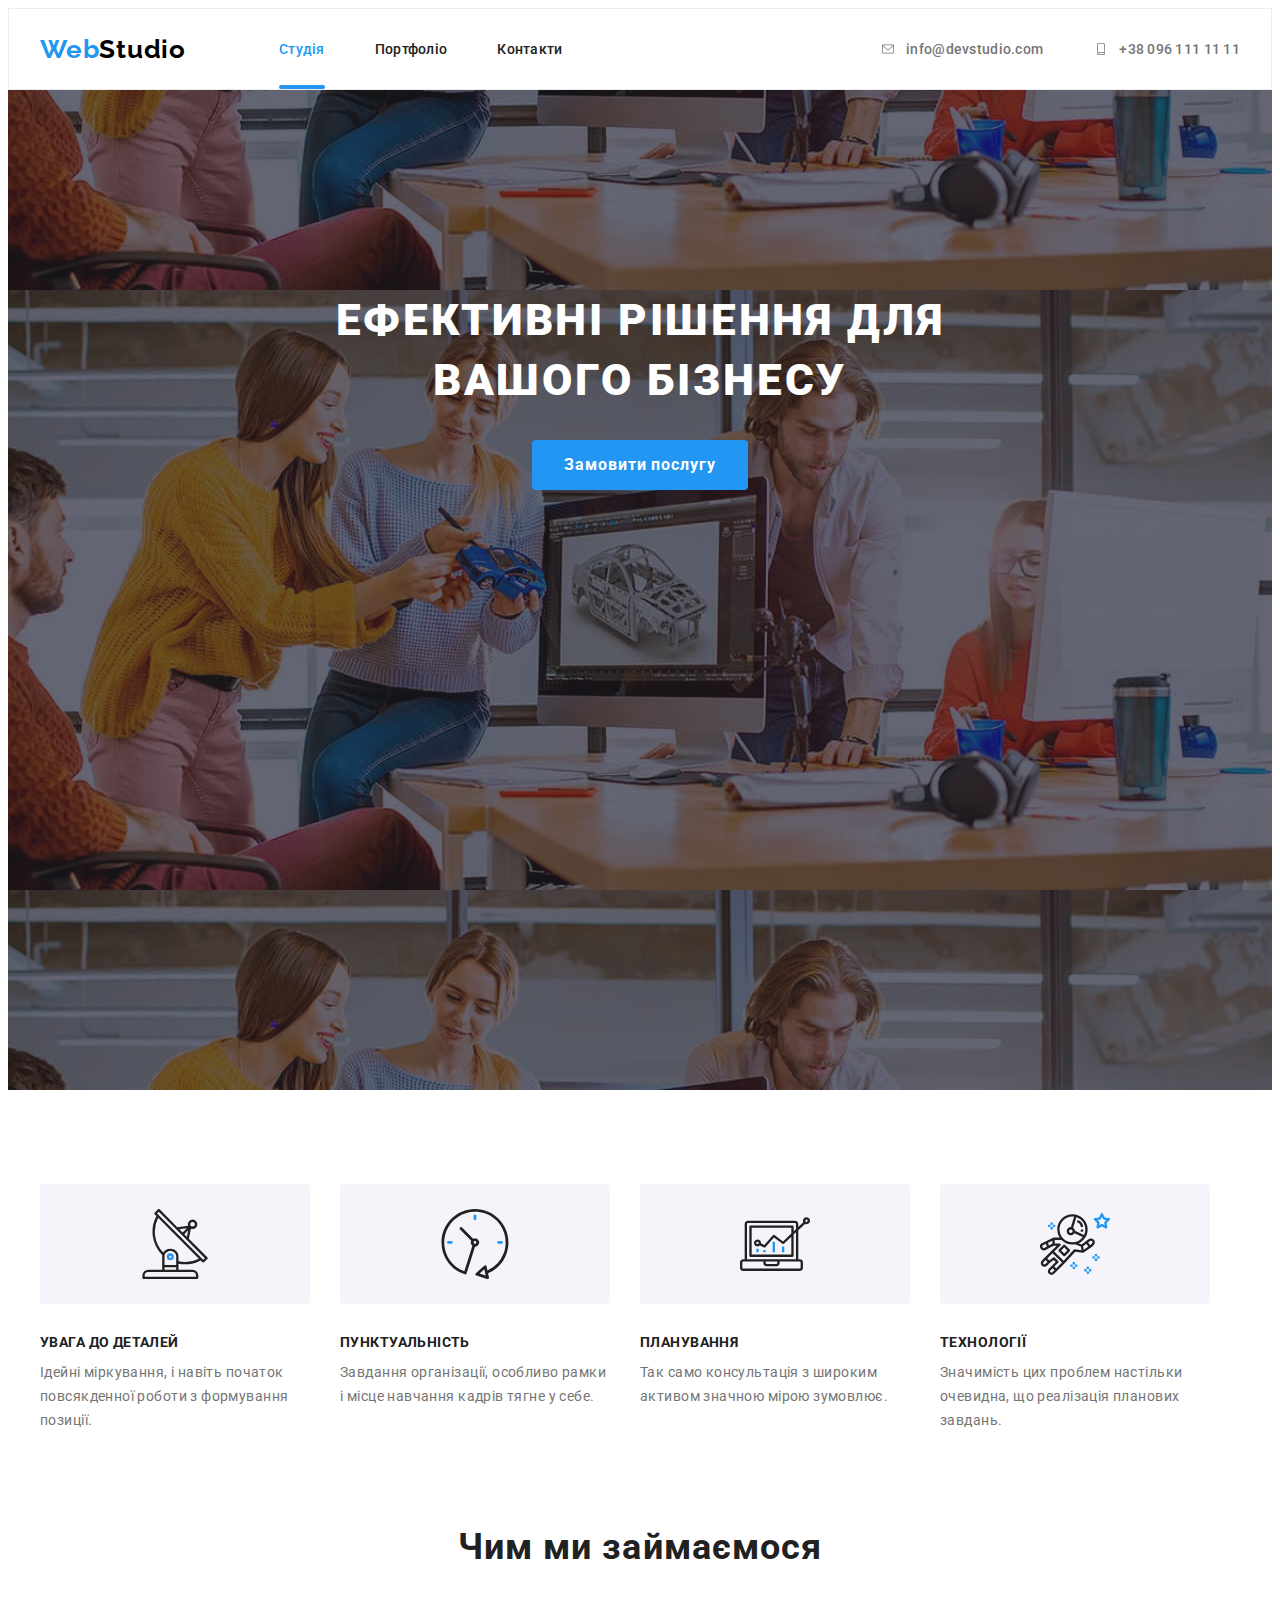
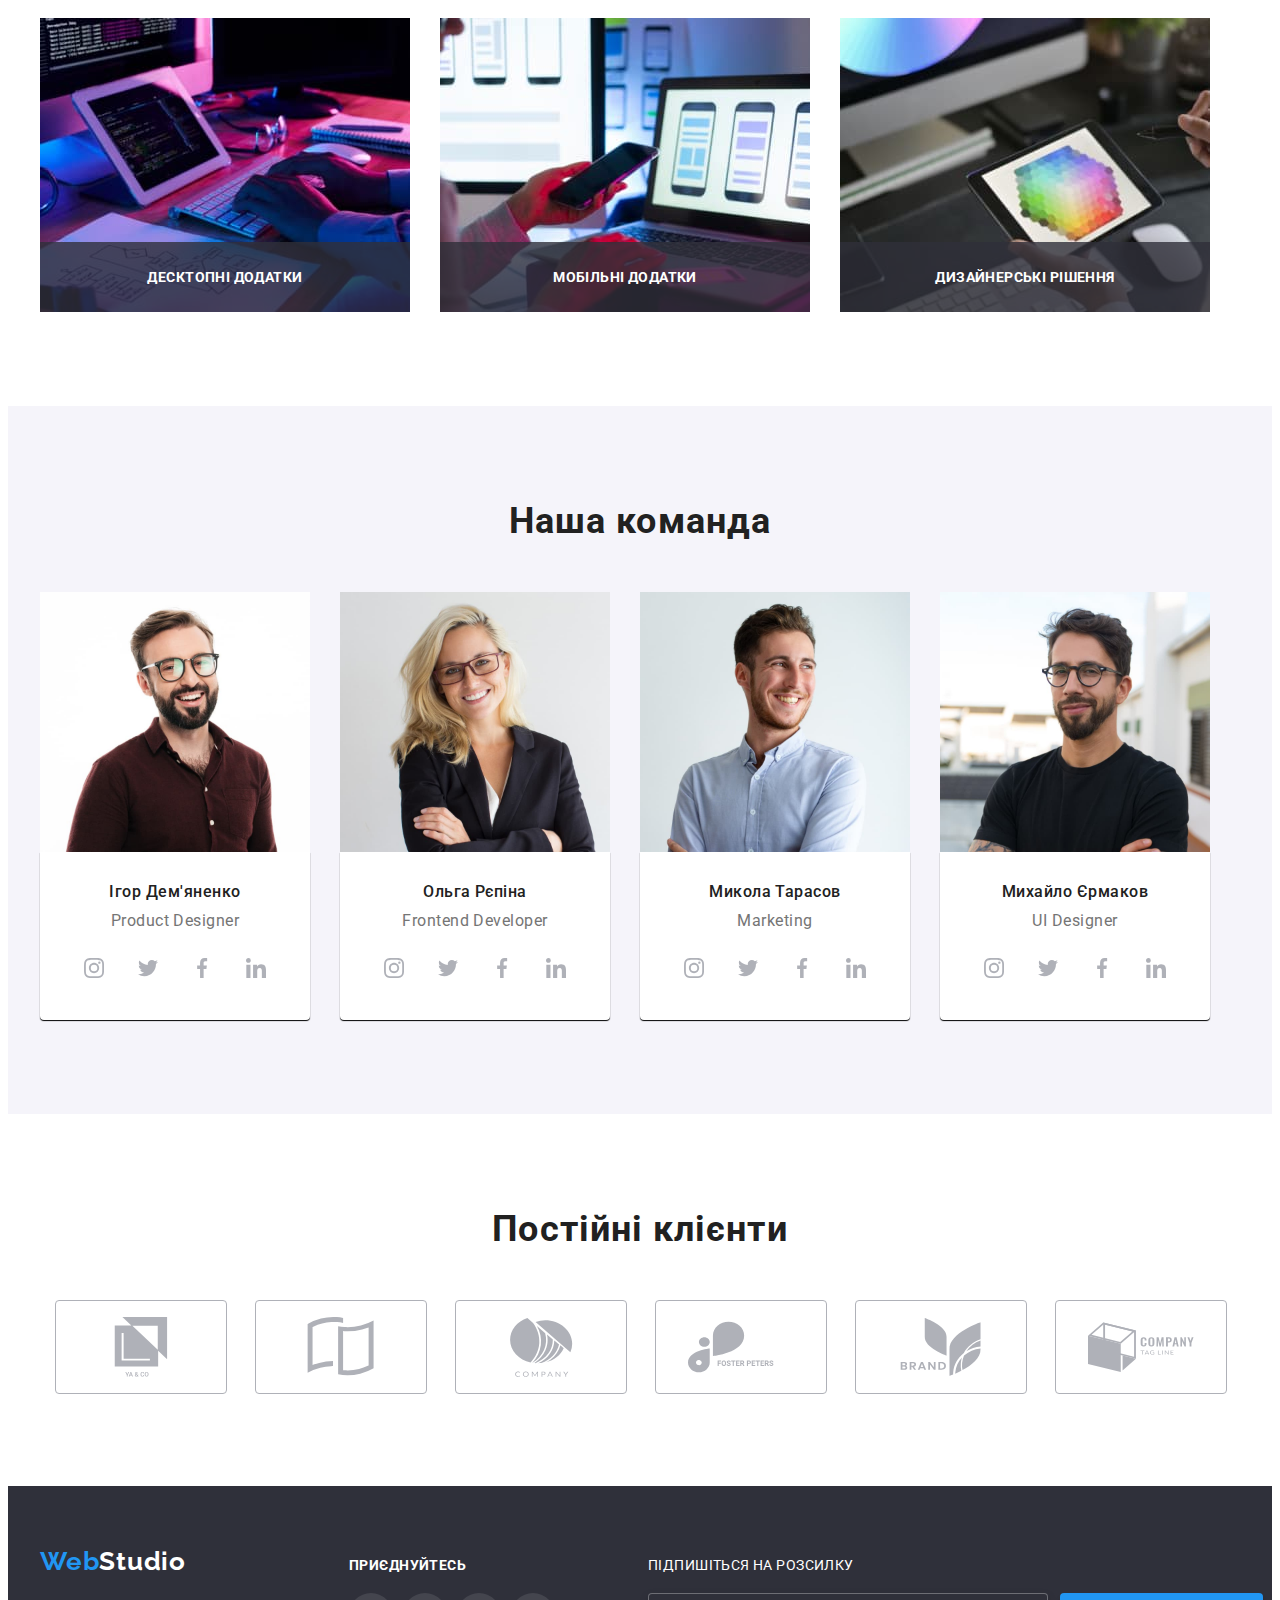
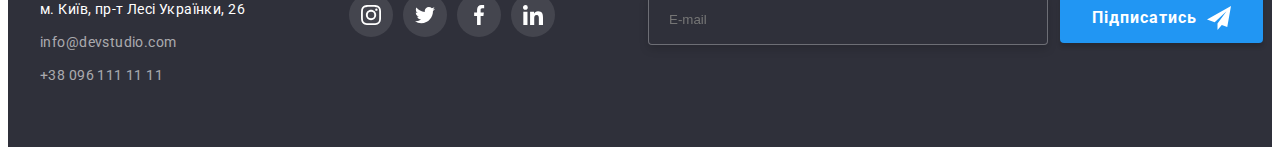
<file: index.html>
<!DOCTYPE html>
<html lang="uk">
  <head>
    <meta charset="UTF-8" />
    <meta http-equiv="X-UA-Compatible" content="IE=edge" />
    <meta name="viewport" content="width=device-width, initial-scale=1.0" />
    <title>WebStudio</title>
    <!-- modern-normalize -->
    <link
      rel="stylesheet"
      href="https://cdnjs.cloudflare.com/ajax/libs/modern-normalize/1.1.0/modern-normalize.min.css"
      integrity="sha512-wpPYUAdjBVSE4KJnH1VR1HeZfpl1ub8YT/NKx4PuQ5NmX2tKuGu6U/JRp5y+Y8XG2tV+wKQpNHVUX03MfMFn9Q=="
      crossorigin="anonymous"
      referrerpolicy="no-referrer"
    />
    <!-- fonts -->
    <link
      href="https://fonts.googleapis.com/css2?family=Raleway:wght@700&family=Roboto:wght@400;500;700;900&display=swap"
      rel="stylesheet"
    />
    <!-- styles css -->
    <link rel="stylesheet" href="./css/styles.css" />
  </head>
  <body>
    <header class="header">
      <div class="header-container container">
        <nav class="container-list">
          <a href="./index.html" class="logo header-link"
            >Web<span class="name">Studio</span></a
          >
          <ul class="header-list site-nav list">
            <li class="header-item nav-list">
              <a href="" class="link currentlink current">Студія</a>
            </li>
            <li class="header-item nav-list">
              <a href="./portfolio.html" class="link">Портфоліо</a>
            </li>
            <li class="header-item nav-list">
              <a href="" class="link">Контакти</a>
            </li>
          </ul>
        </nav>
        <ul class="site-contact list">
          <li class="header-contact nav-list">
            <a href="mailto:info@devstudio.com" class="header-link link">
              <svg class="header-icon" width="16" height="12">
                <use href="./img/icons/icons.svg#icon-envelope"></use>
              </svg>
              info@devstudio.com
            </a>
          </li>
          <li class="header-contact nav-list">
            <a href="tel:380961111111" class="header-link link">
              <svg class="header-icon" width="16" height="12">
                <use href="./img/icons/icons.svg#icon-smartphone"></use>
              </svg>
              +38 096 111 11 11</a
            >
          </li>
        </ul>
      </div>
    </header>
    <main>
      <section class="hero section">
        <div class="container">
          <h1 class="hero-title">Ефективні рішення для вашого бізнесу</h1>
          <button type="button" class="hero-button" data-modal-open >Замовити послугу</button>
        </div>
      </section>
      <section class="features-work section">
        <div class="container">
          <h2 class="visually-hidden">Особистості</h2>
          <ul class="features-list list">
            <li class="feature-list-descr">
              <div class="feature-container-item">
                <svg class="feature-item" width="70" height="70">
                  <use href="./img/icons/icons.svg#icon-antenna"></use>
                </svg>
              </div>
              <h3 class="feature-title">Увага до деталей</h3>
              <p class="list-examples">
                Ідейні міркування, і навіть початок повсякденної роботи з
                формування позиції.
              </p>
            </li>
            <li class="feature-list-descr">
              <div class="feature-container-item">
                <svg class="feature-item" width="70" height="70">
                  <use href="./img/icons/icons.svg#icon-clock"></use>
                </svg>
              </div>
              <h3 class="feature-title">Пунктуальність</h3>
              <p class="list-examples">
                Завдання організації, особливо рамки і місце навчання кадрів
                тягне у себе.
              </p>
            </li>
            <li class="feature-list-descr">
              <div class="feature-container-item">
                <svg class="feature-item" width="70" height="70">
                  <use href="./img/icons/icons.svg#icon-diagram-1"></use>
                </svg>
              </div>
              <h3 class="feature-title">Планування</h3>
              <p class="list-examples">
                Так само консультація з широким активом значною мірою зумовлює.
              </p>
            </li>
            <li class="feature-list-descr">
              <div class="feature-container-item">
                <svg class="feature-item" width="70" height="70">
                  <use href="./img/icons/icons.svg#icon-astronaut"></use>
                </svg>
              </div>
              <h3 class="feature-title">Технології</h3>
              <p class="list-examples">
                Значимість цих проблем настільки очевидна, що реалізація
                планових завдань.
              </p>
            </li>
          </ul>
        </div>
      </section>
      <section class="section-work section">
        <div class="container">
          <h2 class="section-title">Чим ми займаємося</h2>
          <ul class="list">
            <li class="section-work-ex">
              <img
                src="./img/about-img-1.jpg"
                alt="Ком'ютерні рішення"
                width="370"
                height="294"
              />
              <div class="section-work-overlay">
                <h3 class="section-work-overlay-text">Десктопні додатки</h3>
              </div>
            </li>
            <li class="section-work-ex">
              <img
                src="./img/about-img-2.jpg"
                alt="Мобільні рішення"
                width="370"
                height="294"
              />
              <div class="section-work-overlay">
                <h3 class="section-work-overlay-text">Мобільні додатки</h3>
              </div>
            </li>
            <li class="section-work-ex">
              <img
                src="./img/about-img-3.jpg"
                alt="Дизайнерські рішення"
                width="370"
                height="294"
              />
              <div class="section-work-overlay">
                <h3 class="section-work-overlay-text">Дизайнерські рішення</h3>
              </div>
            </li>
          </ul>
        </div>
      </section>
      <section class="team-section section">
        <div class="container">
          <h2 class="section-title">Наша команда</h2>
          <ul class="participants-list list">
            <li class="list">
              <img
                class="section-picture"
                src="./img/team-img-1.jpg"
                alt="Учасник команди"
                width="270"
                height="260"
              />
              <div class="team-wrapper">
                <h3 class="part-second-title">Ігор Дем'яненко</h3>
                <p lang="en" class="part-list-element">Product Designer</p>

                <ul class="socials list">
                  <li>
                    <a
                      class="socials-link-main link"
                      href="https://www.instagram.com/"
                      target="_blank"
                      rel="noopener norefferer"
                      aria-label="Instagram icon"
                    >
                      <svg class="socials-icon-main" width="20" height="20">
                        <use
                          href="./img/icons/icons.svg#icon-instagram"
                        ></use></svg
                    ></a>
                  </li>
                  <li>
                    <a
                      class="socials-link-main link"
                      href="https://twitter.com/"
                      target="_blank"
                      rel="noopener norefferer"
                      aria-label="Twitter icon"
                    >
                      <svg class="socials-icon-main" width="20" height="20">
                        <use
                          href="./img/icons/icons.svg#icon-twitter"
                        ></use></svg
                    ></a>
                  </li>
                  <li>
                    <a
                      class="socials-link-main link"
                      href="icon-facebook"
                      target="_blank"
                      rel="noopener norefferer"
                      aria-label="Facebook icon"
                    >
                      <svg class="socials-icon-main" width="20" height="20">
                        <use
                          href="./img/icons/icons.svg#icon-facebook"
                        ></use></svg
                    ></a>
                  </li>
                  <li>
                    <a
                      class="socials-link-main link"
                      href="https://www.linkedin.com/"
                      target="_blank"
                      rel="noopener norefferer"
                      aria-label="LinkedIn icon"
                    >
                      <svg class="socials-icon-main" width="20" height="20">
                        <use
                          href="./img/icons/icons.svg#icon-linkedin"
                        ></use></svg
                    ></a>
                  </li>
                </ul>
              </div>
            </li>
            <li class="list">
              <img
                class="section-picture"
                src="./img/team-img-2.jpg"
                alt="Учасник команди"
                width="270"
                height="260"
              />
              <div class="team-wrapper">
                <h3 class="part-second-title">Ольга Рєпіна</h3>
                <p lang="en" class="part-list-element">Frontend Developer</p>
                <ul class="socials list">
                  <li>
                    <a
                      class="socials-link-main link"
                      href="https://www.instagram.com/"
                      target="_blank"
                      rel="noopener norefferer"
                      aria-label="Instagram icon"
                    >
                      <svg class="socials-icon-main" width="20" height="20">
                        <use
                          href="./img/icons/icons.svg#icon-instagram"
                        ></use></svg
                    ></a>
                  </li>
                  <li>
                    <a
                      class="socials-link-main link"
                      href="https://twitter.com/"
                      target="_blank"
                      rel="noopener norefferer"
                      aria-label="Twitter icon"
                    >
                      <svg class="socials-icon-main" width="20" height="20">
                        <use
                          href="./img/icons/icons.svg#icon-twitter"
                        ></use></svg
                    ></a>
                  </li>
                  <li>
                    <a
                      class="socials-link-main link"
                      href="icon-facebook"
                      target="_blank"
                      rel="noopener norefferer"
                      aria-label="Facebook icon"
                    >
                      <svg class="socials-icon-main" width="20" height="20">
                        <use
                          href="./img/icons/icons.svg#icon-facebook"
                        ></use></svg
                    ></a>
                  </li>
                  <li>
                    <a
                      class="socials-link-main link"
                      href="https://www.linkedin.com/"
                      target="_blank"
                      rel="noopener norefferer"
                      aria-label="LinkedIn icon"
                    >
                      <svg class="socials-icon-main" width="20" height="20">
                        <use
                          href="./img/icons/icons.svg#icon-linkedin"
                        ></use></svg
                    ></a>
                  </li>
                </ul>
              </div>
            </li>
            <li class="list">
              <img
                class="section-picture"
                src="./img/team-img-3.jpg"
                alt="Учасник команди"
                width="270"
                height="260"
              />
              <div class="team-wrapper">
                <h3 class="part-second-title">Микола Тарасов</h3>
                <p lang="en" class="part-list-element">Marketing</p>
                <ul class="socials list">
                  <li>
                    <a
                      class="socials-link-main link"
                      href="https://www.instagram.com/"
                      target="_blank"
                      rel="noopener norefferer"
                      aria-label="Instagram icon"
                    >
                      <svg class="socials-icon-main" width="20" height="20">
                        <use
                          href="./img/icons/icons.svg#icon-instagram"
                        ></use></svg
                    ></a>
                  </li>
                  <li>
                    <a
                      class="socials-link-main link"
                      href="https://twitter.com/"
                      target="_blank"
                      rel="noopener norefferer"
                      aria-label="Twitter icon"
                    >
                      <svg class="socials-icon-main" width="20" height="20">
                        <use
                          href="./img/icons/icons.svg#icon-twitter"
                        ></use></svg
                    ></a>
                  </li>
                  <li>
                    <a
                      class="socials-link-main link"
                      href="icon-facebook"
                      target="_blank"
                      rel="noopener norefferer"
                      aria-label="Facebook icon"
                    >
                      <svg class="socials-icon-main" width="20" height="20">
                        <use
                          href="./img/icons/icons.svg#icon-facebook"
                        ></use></svg
                    ></a>
                  </li>
                  <li>
                    <a
                      class="socials-link-main link"
                      href="https://www.linkedin.com/"
                      target="_blank"
                      rel="noopener norefferer"
                      aria-label="LinkedIn icon"
                    >
                      <svg class="socials-icon-main" width="20" height="20">
                        <use
                          href="./img/icons/icons.svg#icon-linkedin"
                        ></use></svg
                    ></a>
                  </li>
                </ul>
              </div>
            </li>
            <li class="list">
              <img
                class="section-picture"
                src="./img/team-img-4.jpg"
                alt="Учасник команди"
                width="270"
                height="260"
              />
              <div class="team-wrapper">
                <h3 class="part-second-title">Михайло Єрмаков</h3>
                <p lang="en" class="part-list-element">UI Designer</p>
                <ul class="socials list">
                  <li>
                    <a
                      class="socials-link-main link"
                      href="https://www.instagram.com/"
                      target="_blank"
                      rel="noopener norefferer"
                      aria-label="Instagram icon"
                    >
                      <svg class="socials-icon-main" width="20" height="20">
                        <use
                          href="./img/icons/icons.svg#icon-instagram"
                        ></use></svg
                    ></a>
                  </li>
                  <li>
                    <a
                      class="socials-link-main link"
                      href="https://twitter.com/"
                      target="_blank"
                      rel="noopener norefferer"
                      aria-label="Twitter icon"
                    >
                      <svg class="socials-icon-main" width="20" height="20">
                        <use
                          href="./img/icons/icons.svg#icon-twitter"
                        ></use></svg
                    ></a>
                  </li>
                  <li>
                    <a
                      class="socials-link-main link"
                      href="icon-facebook"
                      target="_blank"
                      rel="noopener norefferer"
                      aria-label="Facebook icon"
                    >
                      <svg class="socials-icon-main" width="20" height="20">
                        <use
                          href="./img/icons/icons.svg#icon-facebook"
                        ></use></svg
                    ></a>
                  </li>
                  <li>
                    <a
                      class="socials-link-main link"
                      href="https://www.linkedin.com/"
                      target="_blank"
                      rel="noopener norefferer"
                      aria-label="LinkedIn icon"
                    >
                      <svg class="socials-icon-main" width="20" height="20">
                        <use
                          href="./img/icons/icons.svg#icon-linkedin"
                        ></use></svg
                    ></a>
                  </li>
                </ul>
              </div>
            </li>
          </ul>
        </div>
      </section>
      <section class="section">
        <div class="container">
          <h2 class="socials-title">Постійні клієнти</h2>
          <ul class="clients list">
            <li class="clients-list">
              <a
                class="clients-link link"
                href=""
                target="_blank"
                rel="noopener norefferer"
                aria-label="Client icon"
              >
                <svg class="clients-icon" width="106" height="60">
                  <use href="./img/icons/icons.svg#icon-client1"></use>
                </svg>
              </a>
            </li>
            <li class="clients-list">
              <a
                class="clients-link link"
                href=""
                target="_blank"
                rel="noopener norefferer"
                aria-label="Client icon"
              >
                <svg class="clients-icon" width="106" height="60">
                  <use href="./img/icons/icons.svg#icon-client2"></use>
                </svg>
              </a>
            </li>
            <li class="clients-list">
              <a
                class="clients-link link"
                href=""
                target="_blank"
                rel="noopener norefferer"
                aria-label="Client icon"
              >
                <svg class="clients-icon" width="106" height="60">
                  <use href="./img/icons/icons.svg#icon-client3"></use>
                </svg>
              </a>
            </li>
            <li class="clients-list">
              <a
                class="clients-link link"
                href=""
                target="_blank"
                rel="noopener norefferer"
                aria-label="Client icon"
              >
                <svg class="clients-icon" width="106" height="60">
                  <use href="./img/icons/icons.svg#icon-client4"></use>
                </svg>
              </a>
            </li>
            <li class="clients-list">
              <a
                class="clients-link link"
                href=""
                target="_blank"
                rel="noopener norefferer"
                aria-label="Client icon"
              >
                <svg class="clients-icon" width="106" height="60">
                  <use href="./img/icons/icons.svg#icon-client5"></use>
                </svg>
              </a>
            </li>
            <li class="clients-list">
              <a
                class="clients-link link"
                href=""
                target="_blank"
                rel="noopener norefferer"
                aria-label="Client icon"
              >
                <svg class="clients-icon" width="106" height="60">
                  <use href="./img/icons/icons.svg#icon-client6"></use>
                </svg>
              </a>
            </li>
          </ul>
        </div>
      </section>
    </main>
    <footer class="footer">
      <div class="container footer-contact">
         <div class="">
          <a href="./index.html" class="footer-logo logo"
          >Web<span class="second-name">Studio</span></a
        >
        <address>
          <ul class="site-contact-list list">
            <li class="link-location link-general">
              <a
                href="https://goo.gl/maps/aaZ5fvwbRXGfr1e5A"
                target="_blank"
                rel="noopener noreferrer nofollow"
                class="link-location"
                >м. Київ, пр-т Лесі Українки, 26</a
              >
            </li>
            <li class="link-contact link-general">
              <a href="mailto:info@devstudio.com" class="link-contact-list"
                >info@devstudio.com</a
              >
            </li>
            <li class="link-contact link-general">
              <a href="tel:380961111111" class="link-contact-list"
                >+38 096 111 11 11</a
              >
            </li>
          </ul>
         </div>
          <div class="socials-footer">
            <h3 class="footer-header"">Приєднуйтесь</h3>
            <ul class="socials-footer-list">
              <li class="list">
                <a
                  class="socials-link link"
                  href="https://www.instagram.com/"
                  target="_blank"
                  rel="noopener norefferer"
                  aria-label="Instagram icon"
                >
                  <svg class="socials-icon" width="20" height="20">
                    <use href="./img/icons/icons.svg#icon-instagram"></use>
                  </svg>
                </a>
              </li>
              <li class="list">
                <a
                  class="socials-link link"
                  href="https://twitter.com/"
                  target="_blank"
                  rel="noopener norefferer"
                  aria-label="Twitter icon"
                >
                  <svg class="socials-icon" width="20" height="20">
                    <use href="./img/icons/icons.svg#icon-twitter"></use>
                  </svg>
                </a>
              </li>
              <li class="list">
                <a
                  class="socials-link link"
                  href="https://www.facebook.com/"
                  target="_blank"
                  rel="noopener norefferer"
                  aria-label="Facebook icon"
                >
                  <svg class="socials-icon" width="20" height="20">
                    <use href="./img/icons/icons.svg#icon-facebook"></use>
                  </svg>
                </a>
              </li>
              <li class="list">
                <a
                  class="socials-link link"
                  href="https://www.linkedin.com/"
                  target="_blank"
                  rel="noopener norefferer"
                  aria-label="LinkedIn icon"
                >
                  <svg class="socials-icon" width="20" height="20">
                    <use href="./img/icons/icons.svg#icon-linkedin"></use>
                  </svg>
                </a>
              </li>
            </ul>
          </div>
          <div class="sign-wrapper">
        <p class="sign-text footer-header">Підпишіться на розсилку</p>
      
          
       <form class="sign-form" name="sign-form">
        <input class="sign-field" type="email" name="user-email" id="email" placeholder="E-mail" >
          
        
        <div class="sign-field-btn">
          <button class="sign-btn" type="submit">Підписатись
            <svg class="sign-item" width="24" height="24">
          <use href="./img/icons/icons.svg#icon-icon-send"></use>
          </svg>
          </button>
          
        </div>

        </form>
        
      
        </div>
      </div>
        </address>
      </div>
      
    </footer>


    <p></p>
    
    <p></p>

    <div class="backdrop is-hidden" data-modal>
      <div class="modal">
        <button class="modal-button" data-modal-close>
          <svg class="modal-icon-close" width="18" height="18">
            <use href="./img/icons/icons.svg#icon-close"></use>
          </svg>
        </button>
        <strong class="modal-text">Залиште свої дані, ми вам передзвонимо</strong>
        <form class="modal-form" name="modal_form">
          <div class="modal-form-group" role="group">
            <label class="modal-form-label" for="user_name">Ім'я</label>
            <div class="modal-form-wrapper">
              <input class="modal-form-field" type="text" name="user_name" id="user_name">
              <svg class="modal-form-icon" width="18" height="18">
                <use href="./img/icons/icons.svg#icon-person-black"></use>
              </svg>
            </div>
            <label class="modal-form-label" for="user_phone">Телефон</label>
            <div class="modal-form-wrapper">
              <input class="modal-form-field" type="tel" name="user_phone" id="user_phone">
              <svg class="modal-form-icon" width="18" height="18">
                <use href="./img/icons/icons.svg#icon-phone-black"></use>
              </svg>
            </div>
            <label class="modal-form-label" for="user_mail">Пошта</label>
            <div class="modal-form-wrapper">
              <input class="modal-form-field" type="email" name="user_email" id="user_mail">
              <svg class="modal-form-icon" width="18" height="18">
                <use href="./img/icons/icons.svg#icon-email-black"></use>
              </svg>
            </div>
             <label class="modal-form-label" for="user_message">Коментар</label>
             <textarea class="modal-form-message" name="user_message" id="user-message" 
             rows="6"></textarea>
            </div>
             <div class="modal-form-agreement" role="group">
            <input class="modal-form-checkbox" type="checkbox" name="" id="user-agreement">
            <label class="modal-form-agreement-desc" for="user-agreement">Погоджуюся з розсилкою та приймаю <a href="" class="modal-form-agreement-link">Умови договору</a>
            </label>
          </div>
         
          <button class="modal-form-btn hero-button" type="submit">Відправити</button>
        </form>
      </div>
    </div>
    <script src="./js/modal.js"></script>
  </body>
</html>
<!-- gjgj
 -->
</file>
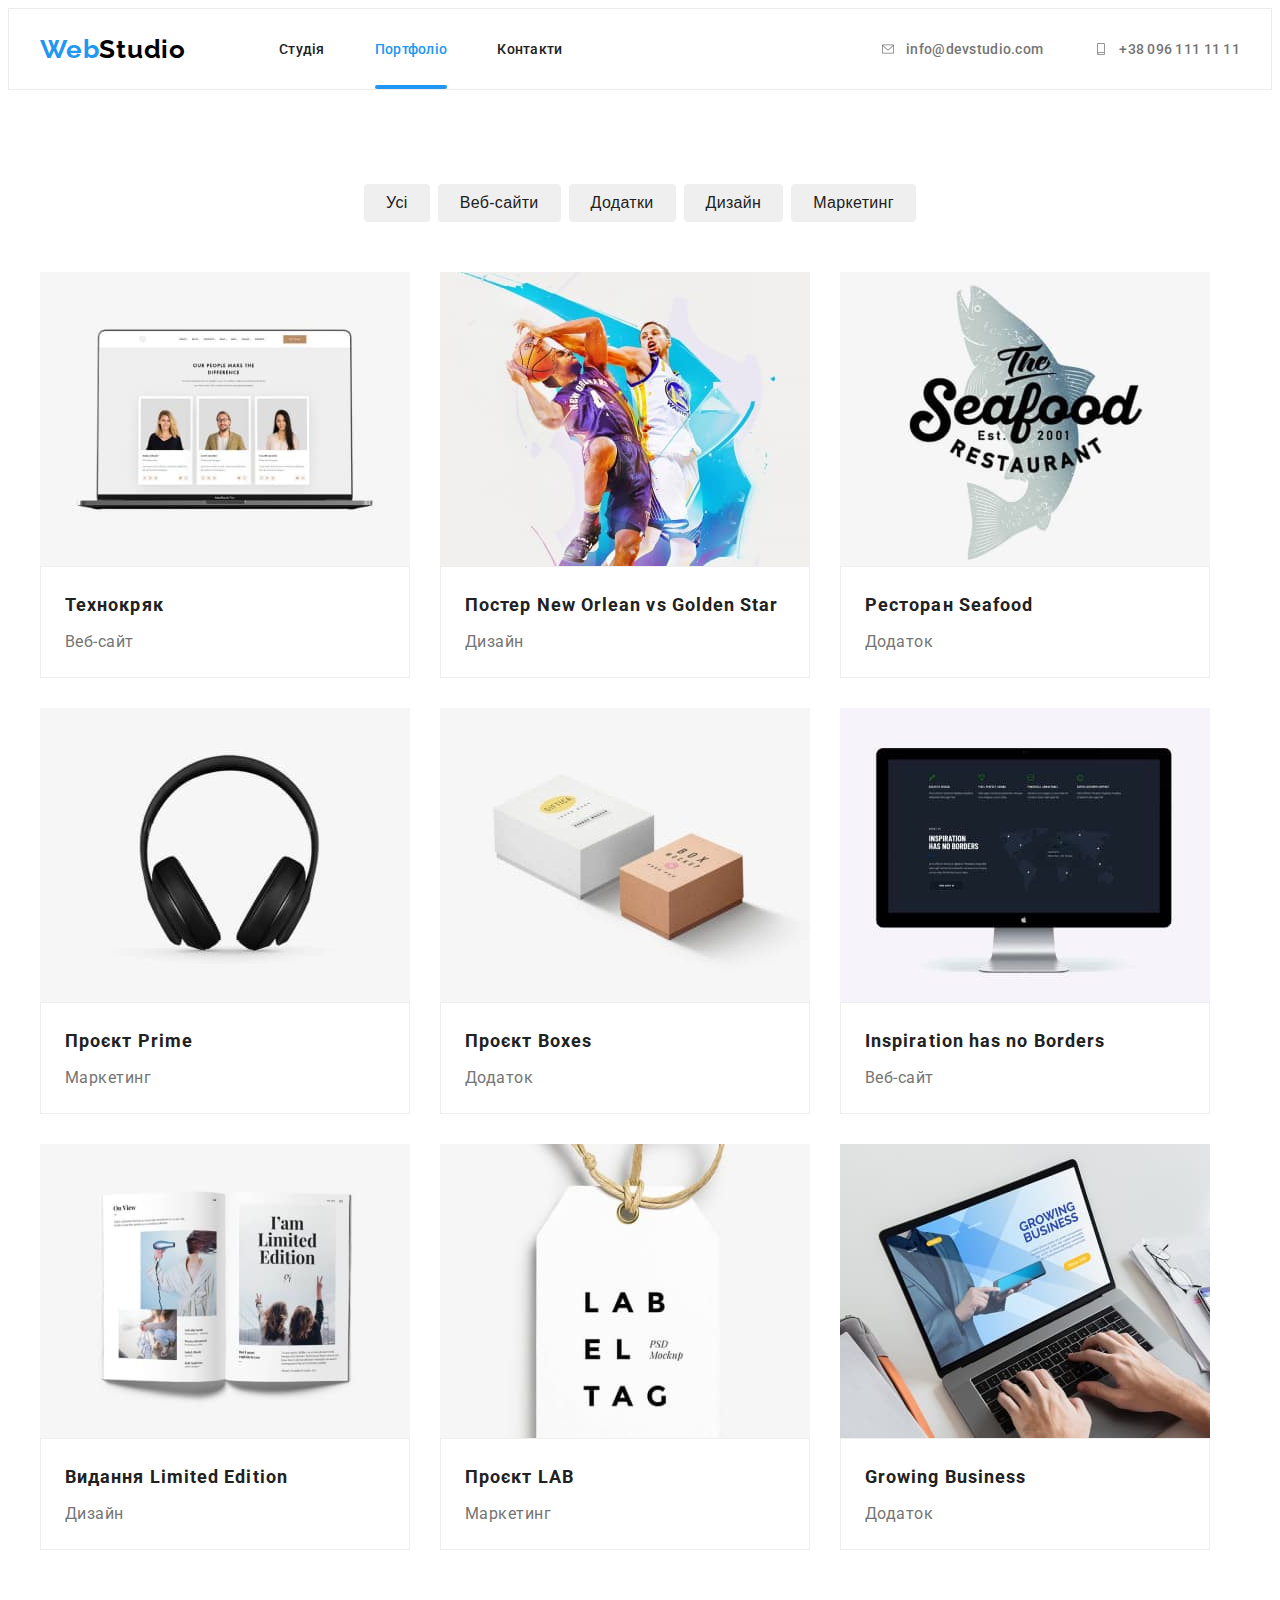
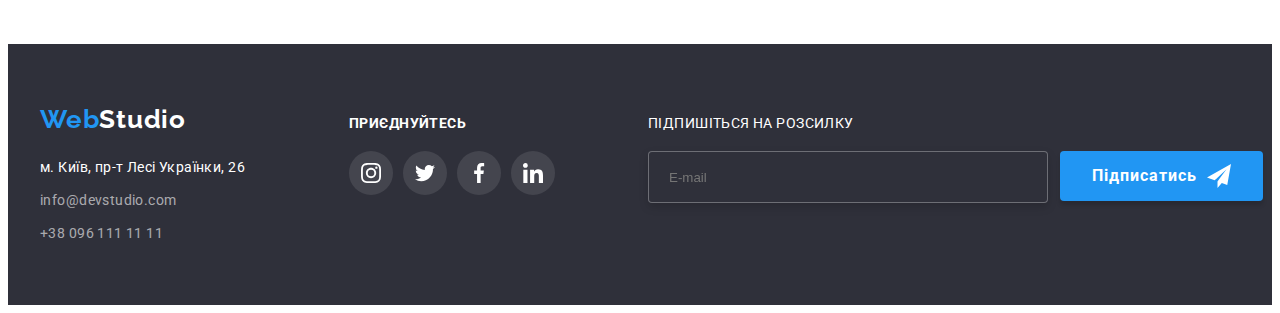
<file: portfolio.html>
<!DOCTYPE html>
<html lang="uk">
  <head>
    <meta charset="UTF-8" />
    <meta http-equiv="X-UA-Compatible" content="IE=edge" />
    <meta name="viewport" content="width=device-width, initial-scale=1.0" />
    <title>WebStudio</title>
    <!-- modern-normalize -->
    <link
      rel="stylesheet"
      href="https://cdnjs.cloudflare.com/ajax/libs/modern-normalize/1.1.0/modern-normalize.min.css"
      integrity="sha512-wpPYUAdjBVSE4KJnH1VR1HeZfpl1ub8YT/NKx4PuQ5NmX2tKuGu6U/JRp5y+Y8XG2tV+wKQpNHVUX03MfMFn9Q=="
      crossorigin="anonymous"
      referrerpolicy="no-referrer"
    />

    <!-- fonts -->
    <link
      href="https://fonts.googleapis.com/css2?family=Raleway:wght@700&family=Roboto:wght@400;500;700;900&display=swap"
      rel="stylesheet"
    />
    <!-- styles css -->
    <link rel="stylesheet" href="./css/styles.css" />
  </head>
  <body>
    <header class="header">
      <div class="header-container container">
        <nav class="container-list">
          <a href="./index.html" class="logo header-link"
            >Web<span class="name">Studio</span></a
          >
          <ul class="header-list site-nav list">
            <li class="header-item nav-list">
              <a href="" class="link">Студія</a>
            </li>
            <li class="header-item nav-list">
              <a href="./portfolio.html" class="link currentlink current">Портфоліо</a>
            </li>
            <li class="header-item nav-list">
              <a href="" class="link">Контакти</a>
            </li>
          </ul>
        </nav>
        <ul class="site-contact list">
          <li class="header-contact nav-list">
            <a href="mailto:info@devstudio.com" class="header-link link">
              <svg class="header-icon" width="16" height="12">
                <use href="./img/icons/icons.svg#icon-envelope"></use>
              </svg>
              info@devstudio.com
            </a>
          </li>
          <li class="header-contact nav-list">
            <a href="tel:380961111111" class="link">
              <svg class="header-icon" width="16" height="12">
                <use href="./img/icons/icons.svg#icon-smartphone"></use>
              </svg>
              +38 096 111 11 11</a
            >
          </li>
        </ul>
      </div>
    </header>
    <main class="portfolio-general">
      <!-- <h1>Портфоліо</h1> -->
      <section class="section">
        <div class="container">
          <h1 class="visually-hidden">Портфоліо</h1>
          <ul class="portfolio-list list">
            <li class="portfolio-list-link">
              <button type="button" class="portfolio-list-button">Усі</button>
            </li>
            <li class="portfolio-list-link">
              <button type="button" class="portfolio-list-button">
                Веб-сайти
              </button>
            </li>
            <li class="portfolio-list-link">
              <button type="button" class="portfolio-list-button">
                Додатки
              </button>
            </li>
            <li class="portfolio-list-link">
              <button type="button" class="portfolio-list-button">
                Дизайн
              </button>
            </li>
            <li class="portfolio-list-link">
              <button type="button" class="portfolio-list-button">
                Маркетинг
              </button>
            </li>
          </ul>
          <ul class="portfolio-examples list">
            <li class="list">
              <a href="" class="portfolio-examples-link"
              >
               
                <div class="portfolio-thumb">
                  <img class="portfolio-thumb"
                    src="./img/portfolio-img-1.jpg"
                    alt="Портфоліо веб-сайту: Технокряк"
                    width="370"
                    height="294"
                  
                  />
                   <div class="portfolio-overlay">
                    <p class="portfolio-overlay-text">Ресурс пропонує комплексні пропозиції з різним рівнем функціоналу та сервісів. Все це дозволить відвідувачу отримати вичерпні відомості про компанію чи приватну особу.</p>
                  </div>
                </div>
                
                
               
                <div class="portfolio-wrapper">
                  <h2 class="portfolio-header">Технокряк</h2>
                  <p class="portfolio-descr">Веб-сайт</p>
                </div></a
              >
              
            </li>
            <li class="list">
              <a href="" class="portfolio-examples-link">
                <div class="portfolio-thumb">
                  <img
                    src="./img/portfolio-img-2.jpg"
                    alt="Портфоліо постеру"
                    width="370"
                    height="294"
                  />
                  <div class="portfolio-overlay">
                    <p class="portfolio-overlay-text">Ресурс пропонує комплексні пропозиції з різним рівнем функціоналу та сервісів. Все це дозволить відвідувачу отримати вичерпні відомості про компанію чи приватну особу.</p>
                  </div>
                </div>
                <div class="portfolio-wrapper">
                  <h2 class="portfolio-header">
                    Постер New Orlean vs Golden Star
                  </h2>
                  <p class="portfolio-descr">Дизайн</p>
                </div></a
              >
              
            </li>
            <li class="list">
              <a href="" class="portfolio-examples-link">
                <div class="portfolio-thumb">
                  <img
                    src="./img/portfolio-img-3.jpg"
                    alt="Портфоліо рибного ресторану"
                    width="370"
                    height="294"
                  />
                  <div class="portfolio-overlay">
                    <p class="portfolio-overlay-text">Ресурс пропонує комплексні пропозиції з різним рівнем функціоналу та сервісів. Все це дозволить відвідувачу отримати вичерпні відомості про компанію чи приватну особу.</p>
                  </div>
                </div>
                <div class="portfolio-wrapper">
                  <h2 class="portfolio-header">Ресторан Seafood</h2>
                  <p class="portfolio-descr">Додаток</p>
                </div></a
              >
              
            </li>
            <li class="list">
              <a href="" class="portfolio-examples-link">
                <div class="portfolio-thumb">
                  <img
                    src="./img/portfolio-img-4.jpg"
                    alt="Портфоліо проекту"
                    width="370"
                    height="294"
                  />
                  <div class="portfolio-overlay">
                    <p class="portfolio-overlay-text">Ресурс пропонує комплексні пропозиції з різним рівнем функціоналу та сервісів. Все це дозволить відвідувачу отримати вичерпні відомості про компанію чи приватну особу.</p>
                  </div>
                </div>
                <div class="portfolio-wrapper">
                  <h2 class="portfolio-header">Проєкт Prime</h2>
                  <p class="portfolio-descr">Маркетинг</p>
                </div></a
              >
              
            </li>
            <li class="list">
              <a href="" class="portfolio-examples-link">
                <div class="portfolio-thumb">
                  <img
                    src="./img/portfolio-img-5.jpg"
                    alt="Портфоліо додатку"
                    width="370"
                    height="294"
                  />
                  <div class="portfolio-overlay">
                    <p class="portfolio-overlay-text">Ресурс пропонує комплексні пропозиції з різним рівнем функціоналу та сервісів. Все це дозволить відвідувачу отримати вичерпні відомості про компанію чи приватну особу.</p>
                  </div>
                </div>
                <div class="portfolio-wrapper">
                  <h2 class="portfolio-header">Проєкт Boxes</h2>
                  <p class="portfolio-descr">Додаток</p>
                </div></a
              >
               
            </li>
            <li class="list">
              <a href="" class="portfolio-examples-link">
                <div class="portfolio-thumb">
                  <img
                    src="./img/portfolio-img-6.jpg"
                    alt="Портфоліо веб-сайту: Натхнення не має кордонів"
                    width="370"
                    height="294"
                  />
                  <div class="portfolio-overlay">
                    <p class="portfolio-overlay-text">Ресурс пропонує комплексні пропозиції з різним рівнем функціоналу та сервісів. Все це дозволить відвідувачу отримати вичерпні відомості про компанію чи приватну особу.</p>
                </div>
                </div>

                <div class="portfolio-wrapper">
                  <h2 class="portfolio-header">Inspiration has no Borders</h2>
                  <p class="portfolio-descr">Веб-сайт</p>
                </div></a
              >
               
            <li class="list">
              <a href="" class="portfolio-examples-link">
                <div class="portfolio-thumb">
                  <img
                    src="./img/portfolio-img-7.jpg"
                    alt="Портфоліо дизайну видання"
                    width="370"
                    height="294"
                  />
                  <div class="portfolio-overlay">
                    <p class="portfolio-overlay-text">Ресурс пропонує комплексні пропозиції з різним рівнем функціоналу та сервісів. Все це дозволить відвідувачу отримати вичерпні відомості про компанію чи приватну особу.</p>
                  </div>
                </div>
                <div class="portfolio-wrapper">
                  <h2 class="portfolio-header">Видання Limited Edition</h2>
                  <p class="portfolio-descr">Дизайн</p>
                </div></a
              >
               
            </li>
            <li class="list">
              <a href="" class="portfolio-examples-link">
                <div class="portfolio-thumb">
                  <img
                    src="./img/portfolio-img-8.jpg"
                    alt="Портфоліо маркетингового проекту"
                    width="370"
                    height="294"
                  />
                  <div class="portfolio-overlay">
                    <p class="portfolio-overlay-text">Ресурс пропонує комплексні пропозиції з різним рівнем функціоналу та сервісів. Все це дозволить відвідувачу отримати вичерпні відомості про компанію чи приватну особу.</p>
                  </div>
                </div>
                <div class="portfolio-wrapper">
                  <h2 class="portfolio-header">Проєкт LAB</h2>
                  <p class="portfolio-descr">Маркетинг</p>
                </div></a
              >
               
            </li>
            <li class="list">
              <a href="" class="portfolio-examples-link">
                <div class="portfolio-thumb">
                  <img
                    src="./img/portfolio-img-9.jpg"
                    alt="Портфоліо бізнес-додатку"
                    width="370"
                    height="294"
                  />
                  <div class="portfolio-overlay">
                    <p class="portfolio-overlay-text">Ресурс пропонує комплексні пропозиції з різним рівнем функціоналу та сервісів. Все це дозволить відвідувачу отримати вичерпні відомості про компанію чи приватну особу.</p>
                  </div>
                </div>
                <div class="portfolio-wrapper">
                  <h2 class="portfolio-header">Growing Business</h2>
                  <p class="portfolio-descr">Додаток</p>
                </div></a
              >
              
            </li>
          </ul>
        </div>
      </section>
    </main>

      <footer class="footer">
      <div class="container footer-contact">
         <div class="">
          <a href="./index.html" class="footer-logo logo"
          >Web<span class="second-name">Studio</span></a
        >
        <address>
          <ul class="site-contact-list list">
            <li class="link-location link-general">
              <a
                href="https://goo.gl/maps/aaZ5fvwbRXGfr1e5A"
                target="_blank"
                rel="noopener noreferrer nofollow"
                class="link-location"
                >м. Київ, пр-т Лесі Українки, 26</a
              >
            </li>
            <li class="link-contact link-general">
              <a href="mailto:info@devstudio.com" class="link-contact-list"
                >info@devstudio.com</a
              >
            </li>
            <li class="link-contact link-general">
              <a href="tel:380961111111" class="link-contact-list"
                >+38 096 111 11 11</a
              >
            </li>
          </ul>
         </div>
          <div class="socials-footer">
            <h3 class="footer-header"">Приєднуйтесь</h3>
            <ul class="socials-footer-list">
              <li class="list">
                <a
                  class="socials-link link"
                  href="https://www.instagram.com/"
                  target="_blank"
                  rel="noopener norefferer"
                  aria-label="Instagram icon"
                >
                  <svg class="socials-icon" width="20" height="20">
                    <use href="./img/icons/icons.svg#icon-instagram"></use>
                  </svg>
                </a>
              </li>
              <li class="list">
                <a
                  class="socials-link link"
                  href="https://twitter.com/"
                  target="_blank"
                  rel="noopener norefferer"
                  aria-label="Twitter icon"
                >
                  <svg class="socials-icon" width="20" height="20">
                    <use href="./img/icons/icons.svg#icon-twitter"></use>
                  </svg>
                </a>
              </li>
              <li class="list">
                <a
                  class="socials-link link"
                  href="https://www.facebook.com/"
                  target="_blank"
                  rel="noopener norefferer"
                  aria-label="Facebook icon"
                >
                  <svg class="socials-icon" width="20" height="20">
                    <use href="./img/icons/icons.svg#icon-facebook"></use>
                  </svg>
                </a>
              </li>
              <li class="list">
                <a
                  class="socials-link link"
                  href="https://www.linkedin.com/"
                  target="_blank"
                  rel="noopener norefferer"
                  aria-label="LinkedIn icon"
                >
                  <svg class="socials-icon" width="20" height="20">
                    <use href="./img/icons/icons.svg#icon-linkedin"></use>
                  </svg>
                </a>
              </li>
            </ul>
          </div>
          <div class="sign-wrapper">
        <p class="sign-text footer-header">Підпишіться на розсилку</p>
      
          
       <form class="sign-form" name="sign-form">
        <input class="sign-field" type="email" name="user-email" id="email" placeholder="E-mail" >
          
        
        <div class="sign-field-btn">
          <button class="sign-btn" type="submit">Підписатись
            <svg class="sign-item" width="24" height="24">
          <use href="./img/icons/icons.svg#icon-icon-send"></use>
          </svg>
          </button>
          
        </div>

        </form>
        
      
        </div>
      </div>
        </address>
      </div>
      
    </footer>
  </body>
</html>

<!-- fjfj -->
</file>
<file: css/styles.css>
/* палітра 
колір основного тексту #212121 
вторинний колір #757575 
заголовок H1 #FFFFFF 
Логотип - #000000 #2196F3 
колір кнопки - #FFFFFF , 
background: #2196F3 
колір навігації header  #757575
колір навігації footer rgba(255, 255, 255, 0.6) 
навігація адреси #FFFFFF 

*/
:root {
  --primary-text-color: #212121;
  --secondary-text-color: #757575;
  --additional-color: #ffffff;
  --accent-color: #2196f3;
  --icon-color: #afb1b8;
}
head {
  background-color: var(--additional-color);
}
/* reset */
h1,
h2,
h3,
h4,
h5,
h6,
p {
  margin: 0;
}
.list {
  list-style: none;
  margin: 0;
  padding: 0;
}
img {
  display: block;
}
/* reset */

/* падінги для секцій */
/* .section {
  padding-top: 94px;
  padding-bottom: 94px;
} */
/* .hero-section {
  padding-top: 200px;
  padding-bottom: 200px;
}
.second-section {
  padding-top: 94px;
  padding-bottom: 94px;
} */
.section {
  padding-top: 94px;
  padding-bottom: 94px;
}
.container {
  width: 1200px;
  padding-left: 15px;
  padding-right: 15px;
  margin: 0 auto;
}
/* outline: 2px solid red;
  outline-offset: -2px; */

/* оформлення флекс для header */
/* .container-list {
  display: flex;
  flex-wrap: wrap;
}
.logo-main {
  margin-right: 93px;
}

.site-nav .nav-list {
  margin-right: 50px;
}
.site-contact .nav-list {
  margin-right: 50px;
}
.site-nav {
  display: flex;
  flex-wrap: wrap;
}
.site-contact {
  display: flex;
  flex-wrap: wrap;
} */

/* оформлення флекс для header */
.header {
  border: 1px solid #ececec;
}
body {
  font-family: 'Roboto', sans-serif;
  font-size: 14px;
  background-color: var(--additional-color);
  color: var(--primary-text-color);
}
/* header */
.header-container {
  display: flex;
  align-items: center;
}
.container-list {
  display: flex;
  align-items: center;
}
.header-list {
  margin-right: 94px;
}
.header-list {
  display: flex;
  align-items: center;
  gap: 50px;
}
.site-contact {
  display: flex;
  align-items: center;
  gap: 50px;
}
.site-contact {
  margin-left: auto;
}

.logo {
  text-decoration: none;
}
.logo {
  display: block;
  color: var(--accent-color);
  font-family: 'Raleway', sans-serif;
  margin-right: 93px;

  font-style: normal;
  font-weight: 700;
  font-size: 26px;
  line-height: calc(31 / 26);
  letter-spacing: 0.03em;
}

.name {
  color: #000000;
}
.second-name {
  color: var(--additional-color);
}
/* .site-nav {
  list-style: none;
} */
.site-nav .link {
  text-decoration: none;
}

.site-nav .link {
  display: block;
  padding-top: 32px;
  padding-bottom: 32px;
  color: var(--primary-text-color);
  font-weight: 500;
  line-height: calc(16 / 14);
  letter-spacing: 0.02em;
  transition-property: color;
  transition-duration: 250ms;
  transition-timing-function: cubic-bezier(0.4, 0, 0.2, 1);
}
.site-nav .link:hover,
.site-nav .link:focus {
  color: var(--accent-color);
}
.site-nav .currentlink {
  color: var(--accent-color);
}
.nav-list {
  position: relative;
}

.current::after {
  content: '';
  position: absolute;
  bottom: 0px;
  left: 0px;

  width: 100%;
  height: 4px;
  background-color: var(--accent-color);
  border-radius: 2px;
}

.site-contact {
  list-style: none;
}
.site-contact .link {
  text-decoration: none;
}
.header-icon {
  fill: currentColor;
  margin-right: 10px;
}

.site-contact .link {
  display: flex;
  align-items: center;
  padding-top: 32px;
  padding-bottom: 32px;
  color: var(--secondary-text-color);
  font-weight: 500;
  line-height: calc(16 / 14);
  letter-spacing: 0.02em;
  color: var(--secondary-text-color);
  transition-property: color;
  transition-duration: 250ms;
  transition-timing-function: cubic-bezier(0.4, 0, 0.2, 1);
}
.site-contact .link:not(:last child) {
  margin-right: 30px;
}

.site-contact .link:hover,
.site-contact .link:focus {
  color: var(--accent-color);
}

.hero {
  padding: 200px 0px;
  margin-left: auto;
  margin-right: auto;
  height: 600px;
  max-width: 1600px;
  background-color: #c4c4c4;

  background-image: linear-gradient(
      rgba(47, 48, 58, 0.4),
      rgba(47, 48, 58, 0.4)
    ),
    url(../img/hero-img.jpg);
  background-position: center;
}

.hero-title {
  width: 696px;
  margin-left: auto;
  margin-right: auto;
  margin-bottom: 30px;
  color: var(--additional-color);
  font-weight: 900;
  font-size: 44px;
  line-height: calc(60 / 44);
  text-align: center;
  letter-spacing: 0.06em;
  text-transform: uppercase;
}
.hero-button {
  margin: auto;
  display: block;
  min-width: 216px;
  min-height: 50px;
  padding: 10px 32px;
  color: var(--additional-color);
  background-color: var(--accent-color);
  font-family: 'Roboto';
  font-weight: 700;
  font-size: 16px;
  line-height: calc(30 / 16);
  align-items: center;
  text-align: center;
  letter-spacing: 0.06em;
  border: none;
  border-radius: 4px;
  cursor: pointer;
}

.hero-button:hover,
.hero-button:focus {
  color: var(--additional-color);
  background-color: var(--accent-color);
}
/* hidden header */
.visually-hidden {
  position: absolute;
  width: 1px;
  height: 1px;
  margin: -1px;
  border: 0;
  padding: 0;

  white-space: nowrap;
  clip-path: inset(100%);
  clip: rect(0 0 0 0);
  overflow: hidden;
}

/* hidden header */
.features-list {
  list-style: none;
}

/* feature list оформлення флекс */
.features-work .features-list {
  display: flex;
  flex-wrap: wrap;
}
.features-list .feature-list-descr {
  margin-right: 30px;
}
.features-list .feature-list-descr:last-child {
  margin-right: 0px;
}

.feature-container-item {
  display: flex;
  align-items: center;
  justify-content: center;
  height: 120px;
  background-color: #f5f4fa;
  border-radius: 4px;
}

/* feature list оформлення флекс */

.features-list .feature-title {
  margin-top: 30px;
  margin-bottom: 10px;
  font-size: 14px;
  line-height: calc(16 / 14);
  letter-spacing: 0.03em;
  text-transform: uppercase;
}
.features-list .list-examples {
  width: 270px;
  color: var(--secondary-text-color);
  line-height: calc(24 / 14);
  letter-spacing: 0.03em;
}

.section-work .section-work-ex {
  list-style: none;
}
.team-section {
  background-color: #f5f4fa;
}

.team-section .list {
  list-style: none;
}
.section-title {
  margin-bottom: 50px;
  font-size: 36px;
  line-height: calc(42 / 36);
  text-align: center;
  letter-spacing: 0.03em;
}

/* section work оформлення flex */
.section-work {
  padding-top: 0px;
}
.section-work .list {
  display: flex;
  flex-wrap: wrap;
}
.list .section-work-ex {
  position: relative;
  margin-right: 30px;
}
.list .section-work-ex:last-child {
  margin-right: 0px;
}

.section-work-overlay {
  position: absolute;
  bottom: 0px;
  width: 100%;
  padding-top: 27px;
  padding-bottom: 27px;
  background-color: rgba(47, 48, 58, 0.8);
}
.section-work-overlay-text {
  font-style: normal;
  font-size: 14px;
  line-height: calc(16 / 14);
  text-align: center;
  text-transform: uppercase;
  letter-spacing: 0.03em;
  color: var(--additional-color);
}
/* section work оформлення flex */
.team-wrapper {
  padding-top: 30px;
  padding-bottom: 30px;
  background-color: #ffffff;
  border-radius: 0px 0px 4px 4px;
  box-shadow: 0px 1px 1px #000000;
}
.list .part-second-title {
  margin-bottom: 10px;
  font-weight: 500;
  font-size: 16px;
  line-height: calc(19 / 16);
  text-align: center;
  letter-spacing: 0.03em;
}
/* .participants-list .list {
  background-color: #ffffff;
  border-radius: 0px 0px 4px 4px;
  box-shadow: 0px 1px 1px #000000;
} */
.list .part-list-element {
  font-size: 16px;
  line-height: calc(19 / 16);
  text-align: center;
  letter-spacing: 0.03em;
  color: var(--secondary-text-color);
}

.socials {
  display: flex;
  justify-content: center;
  align-items: center;
  gap: 10px;
}
.socials-link-main {
  display: flex;
  justify-content: center;
  align-items: center;
  width: 44px;
  height: 44px;
  border-radius: 50%;

  transition-property: background-color, color;
  transition-duration: 250ms;
  transition-timing-function: cubic-bezier(0.4, 0, 0.2, 1);
}
.socials-icon-main {
  fill: var(--icon-color);
}
.socials-link-main:hover,
.socials-link-main:focus {
  background-color: var(--accent-color);
}
.socials-link-main:hover .socials-icon-main {
  fill: var(--additional-color);
}

/* оформлення флекс для секції наша команда */
.participants-list {
  display: flex;
  flex-wrap: wrap;
}
.participants-list .list {
  margin-right: 30px;
}
.participants-list .list:last-child {
  margin-right: 0px;
}
.part-list-element {
  margin-bottom: 16px;
}
/* оформлення картинок для секції наші постійні клієнти */
.socials-title {
  font-style: normal;
  font-size: 36px;
  line-height: calc(42 / 36);
  text-align: center;
  letter-spacing: 0.03em;
  margin-bottom: 50px;
}

.clients {
  text-decoration: none;
}

.clients {
  display: flex;
  align-items: center;
  justify-content: center;
  gap: 30px;
}
.clients-list {
  width: 170px;
  height: 92px;
}
.clients-link:hover,
.clients-link:focus {
  color: var(--accent-color);
  border: 1px solid var(--accent-color);
}
.clients-link {
  display: flex;
  justify-content: center;
  align-items: center;
  width: 100%;
  height: 100%;
  border: 1px solid var(--icon-color);
  border-radius: 4px;
  background-color: #ffffff;
  color: var(--icon-color);
  transition-property: color, border;
  transition-duration: 250ms;
  transition-timing-function: cubic-bezier(0.4, 0, 0.2, 1);
}
.clients-icon {
  fill: currentColor;
}

/* оформлення картинок для секції наші постійні клієнти */

/* оформлення флекс для секції наша команда */

footer {
  background-color: #2f303a;
  padding-top: 60px;
  padding-bottom: 60px;
}
address {
  font-style: normal;
}
/* margin logo? */
/* .logo-name {
  margin-bottom: 20px;
} */

/* оформлення флекс для footer */

.footer-logo {
  margin-bottom: 20px;
}
/* footer flex */

.site-contact-list .link-location {
  list-style: none;
  text-decoration: none;
}
.site-contact-list .link-contact {
  list-style: none;
  text-decoration: none;
}

.site-contact-list .link-general {
  margin-bottom: 9px;
}
.site-contact-list .link-general:last-child {
  margin-bottom: 0px;
}
.site-contact-list .link-location {
  line-height: calc(24 / 14);
  letter-spacing: 0.03em;
  color: var(--additional-color);
}

.site-contact-list .link-contact-list:hover,
.site-contact-list .link-contact-list:focus {
  color: var(--accent-color);
}
.site-contact-list .link-contact-list {
  text-decoration: none;
  list-style: none;
}
.site-contact-list .link-contact-list {
  line-height: calc(24 / 14);
  letter-spacing: 0.03em;
  color: rgba(255, 255, 255, 0.6);
  transition-property: color;
  transition-duration: 250ms;
  transition-timing-function: cubic-bezier(0.4, 0, 0.2, 1);
}

.footer-contact {
  display: flex;

  align-items: baseline;
}
.socials-footer {
  margin-left: 70px;
}

.socials-footer-list {
  display: flex;
  margin-top: 0px;
  margin-bottom: 0px;
  padding-left: 0px;
  gap: 10px;
}

.footer-header {
  font-style: normal;
  font-size: 14px;
  line-height: calc(16 / 14);
  letter-spacing: 0.03em;
  text-transform: uppercase;
  color: #ffffff;
  margin-bottom: 20px;
}

.socials-footer-list .socials-link {
  color: var(--additional-color);
}
.socials-link {
  display: flex;
  justify-content: center;
  align-items: center;
  width: 44px;
  height: 44px;
  border-radius: 50%;
  background-color: rgba(255, 255, 255, 0.1);

  transition-property: background-color, color;
  transition-duration: 250ms;
  transition-timing-function: cubic-bezier(0.4, 0, 0.2, 1);
}
.socials-icon {
  fill: var(--additional-color);
}
.socials-link:hover,
.socials-link:focus {
  background-color: #2196f3;
  /* color: var(--additional-color); */
}

/* Footer input */
.sign-form {
  display: flex;
}
.sign-wrapper {
  align-items: baseline;
  align-content: center;
  margin-left: 93px;
}
.sign-field {
  margin-right: 12px;
  padding: 0 20px;
  width: 358px;
  height: 50px;
  background-color: #2f303a;
  border: none;
  border: 1px solid rgba(255, 255, 255, 0.3);
  filter: drop-shadow(0px 4px 4px rgba(0, 0, 0, 0.15));
  border-radius: 4px;
  color: var(--additional-color);
}
.sign-fiend::placeholder {
  font-size: 16px;
  line-height: calc(20 / 16);
  letter-spacing: 0.03em;
  color: rgba(255, 255, 255, 0.6);
  transform: translateX(16px);
}
.sign-field-mark {
  position: absolute;
  font-style: normal;
  font-size: 16px;
  line-height: calc(20 / 16);
  letter-spacing: 0.03em;
  color: rgba(255, 255, 255, 0.6);
}

.sign-btn {
  display: inline-flex;
  align-items: center;
  padding: 10px 32px;
  gap: 10px;

  min-height: 50px;
  color: var(--additional-color);
  background-color: var(--accent-color);
  font-family: 'Roboto';
  font-weight: 700;
  font-size: 16px;
  line-height: calc(30 / 16);

  letter-spacing: 0.06em;
  border: none;
  border-radius: 4px;
  box-shadow: 0px 4px 4px rgba(0, 0, 0, 0.15);
  cursor: pointer;
}

.sign-item {
  fill: #ffffff;
}

/* Footer input*/

/* css для сторінки Портфоліо */
/*  пробую початок */

/* оформлення сітки з картинок */
.portfolio-examples {
  display: flex;
  flex-wrap: wrap;
  gap: 30px;
}
/* запитать чому там відступ */
/* .portfolio-list-button {
  margin-bottom: 50px;
} */

.portfolio-list .portfolio-list-link {
  list-style: none;
}

/* оформлення флекс для списку кнопок */
.portfolio-list {
  display: flex;
  justify-content: center;
  margin-bottom: 50px;
  gap: 8px;
}

.portfolio-list-link:last-child {
  margin-right: 0px;
}

/* оформлення флекс для списку кнопок */
.portfolio-list .portfolio-list-button {
  min-height: 38px;
  font-weight: 500;
  font-size: 16px;
  line-height: calc(16 / 14);
  letter-spacing: 0.02em;
  cursor: pointer;
  color: var(--primary-text-color);
  border: none;
  padding: 6px 22px;
  border-radius: 4px;
  transition-property: color, background-color, box-shadow;
  transition-duration: 250ms;
  transition-timing-function: cubic-bezier(0.4, 0, 0.2, 1);
}
.portfolio-list .portfolio-list-button:hover,
.portfolio-list .portfolio-list-button:focus {
  color: var(--additional-color);
  background-color: var(--accent-color);
  box-shadow: 0px 3px 1px rgba(0, 0, 0, 0.1), 0px 1px 2px rgba(0, 0, 0, 0.08),
    0px 2px 2px rgba(0, 0, 0, 0.12);
}

.portfolio-examples .list {
  list-style: none;
}
.portfolio-examples-link {
  text-decoration: none;
}
.portfolio-examples-link {
  display: block;
  transition-property: box-shadow;
  transition-duration: 250ms;
  transition-timing-function: cubic-bezier(0.4, 0, 0.2, 1);
}
.portfolio-examples-link:hover,
.portfolio-examples-link:focus {
  box-shadow: 0px 1px 1px rgba(0, 0, 0, 0.12), 0px 4px 4px rgba(0, 0, 0, 0.06),
    1px 4px 6px rgba(0, 0, 0, 0.16);
}
.portfolio-wrapper {
  padding: 20px 24px;
  border: 1px solid #eeeeee;
}
.portfolio-examples .portfolio-header {
  margin-bottom: 4px;
  font-size: 18px;
  line-height: calc(36 / 18);
  letter-spacing: 0.06em;
  color: var(--primary-text-color);
}
.portfolio-examples .portfolio-descr {
  font-size: 16px;
  line-height: calc(30 / 16);
  letter-spacing: 0.03em;
  color: var(--secondary-text-color);
}

.portfolio-thumb {
  position: relative;
}
.portfolio-overlay {
  position: absolute;
  content: '';
  top: 0px;
  left: 0px;
  width: 100%;
  height: 100%;
  padding-top: 63px;
  padding-bottom: 63px;
  padding-left: 24px;
  padding-right: 24px;

  background-color: rgba(33, 150, 243, 0.9);
  /* opacity: 0; */
  transform: translateY(100%);
  transition-property: transform;
  transition-duration: 250ms;
  transition-timing-function: cubic-bezier(0.4, 0, 0.2, 1);
}
.portfolio-examples-link:hover .portfolio-overlay {
  transform: translateY(0%);
  animation: bottom-to-top 1000ms ease 200ms 1 both;
}
.portfolio-thumb {
  overflow: hidden;
}
.portfolio-overlay-text {
  display: flex;
  align-items: center;

  /* width: 322px; */

  font-style: normal;
  font-size: 18px;
  line-height: calc(28 / 18);
  letter-spacing: 0.03em;
  color: var(--additional-color);
}

/* модальне вікно */
.backdrop {
  position: fixed;
  top: 0;
  left: 0;
  width: 100%;
  height: 100%;
  background-color: rgba(0, 0, 0, 0.2);
  transition-property: opacity, visibility;
  transition-duration: 250ms;
  transition-timing-function: cubic-bezier(0.4, 0, 0.2, 1);
}
.backdrop.is-hidden {
  visibility: hidden;
  opacity: 0;
  pointer-events: none;
}
.modal {
  position: relative;
  padding: 40px;
  width: 528px;
  height: 581px;
  background-color: var(--additional-color);
  box-shadow: 0px 1px 3px rgba(0, 0, 0, 0.12), 0px 1px 1px rgba(0, 0, 0, 0.14),
    0px 2px 1px rgba(0, 0, 0, 0.2);
  border-radius: 4px;
  position: absolute;
  top: 50%;
  left: 50%;
  transform: translate(-50%, -50%);
}

.portfolio-try {
  animation: left-to-right 100ms ease 200ms 1 both;
}
/* .modal-button {
  position: absolute;
  padding: 0;
  top: 6;
  right: 6;
  background-color: var(--additional-color);
  border-radius: 50%;
  border: 1px solid rgba(0, 0, 0, 0.1);
} */

.modal-button {
  position: absolute;
  top: 6px;
  right: 6px;
  width: 30px;
  height: 30px;
  padding: 0;
  display: inline-flex;
  align-items: center;
  justify-content: center;
  background-color: transparent;
  border-radius: 50%;
  border: 1px solid rgba(0, 0, 0, 0.1);
}
.modal-form-close {
  background-size: contain;
  align-items: center;
}
.is-hidden {
  visibility: hidden;
  opacity: 0;
  pointer-events: none;
}
/* оформлення модального вікна */
.modal-text {
  display: block;

  text-align: center;
  margin-bottom: 12px;
  font-weight: 700;
  font-size: 20px;
  line-height: calc(30 / 20);
  letter-spacing: 0.03em;
}
.modal-form-group {
  margin-bottom: 20px;
}
.modal-form-label {
  display: block;
  margin-bottom: 4px;
  font-size: 12px;
  line-height: 14px;
  letter-spacing: 0.01em;
  color: var(--secondary-text-color);
}
.modal-form-wrapper {
  position: relative;
  margin-bottom: 10px;
}
.modal-form-field {
  padding-left: 42px;
  width: 100%;
  height: 40px;
  border: 1px solid rgba(33, 33, 33, 0.2);
  border-radius: 4px;
  outline: 1px solid transparent;
  outline-offset: -1px;
  transition-property: fill;
  transition-duration: 250ms;
  transition-timing-function: cubic-bezier(0.4, 0, 0.2, 1);
}
.modal-form-field:focus {
  outline-color: var(--accent-color);
}
.modal-form-icon {
  position: absolute;
  top: 50%;
  left: 15px;
  transform: translateY(-50%);
  fill: var(--primary-text-color);
}
.modal-form-field:focus + .modal-form-icon {
  fill: var(--accent-color);
}
.modal-form-message {
  display: block;
  padding: 12px 16px;
  width: 100%;
  height: 120px;
  resize: none;
  border: 1px solid rgba(33, 33, 33, 0.2);
  border-radius: 4px;
  outline: 1px solid transparent;
  outline-offset: -1px;
  transition-property: outline-color;
  transition-duration: 250ms;
  transition-timing-function: cubic-bezier(0.4, 0, 0.2, 1);
}
.modal-form-message:focus {
  outline-color: var(--accent-color);
}
.modal-form-agreement {
  display: flex;
  align-items: center;
  justify-content: center;
  gap: 9px;
  margin-bottom: 30px;
}
.modal-form-agreement-desc {
  color: var(--secondary-text-color);
}
.modal-form-agreement-link {
  color: var(--accent-color);
}
.modal-form-checkbox {
  appearance: none;
  width: 16px;
  height: 15px;
  border-radius: 2px;
  outline: 2px solid transparent;
  outline-offset: -2px;
  border: 2px solid var(--primary-text-color);
  border-radius: 2px;
  background-position: center;
  background-repeat: no-repeat;
  background-size: 0;
  transition-property: background-size, outline-color? background-color;
  transition-duration: 250ms;
  transition-timing-function: cubic-bezier(0.4, 0, 0.2, 1);
}
.modal-form-checkbox:checked {
  outline-color: var(--accent-color);
  background-color: var(--accent-color);
  background-image: url("data:image/svg+xml,%3Csvg width='13' height='10' viewBox='0 0 13 10' fill='none' xmlns='http://www.w3.org/2000/svg'%3E%3Cpath d='M1.95703 4.75166L1.88825 4.68604L1.81923 4.75141L0.93123 5.59258L0.854858 5.66492L0.930974 5.73753L4.42671 9.07236L4.49574 9.1382L4.56476 9.07236L12.069 1.91352L12.1449 1.84116L12.069 1.76881L11.1873 0.927644L11.1183 0.861826L11.0493 0.927611L4.49577 7.17353L1.95703 4.75166Z' fill='white' stroke='white' stroke-width='0.2'/%3E%3C/svg%3E%0A");
  background-size: 11px 8px;
}

/* оформлення модального вікна */

/* animation */

@keyframes bottom-to-top {
  0% {
    opacity: 0;
    transform: translateY(100px);
  }

  100% {
    opacity: 1;
    transform: translateY(0px);
  }
}
</file>
